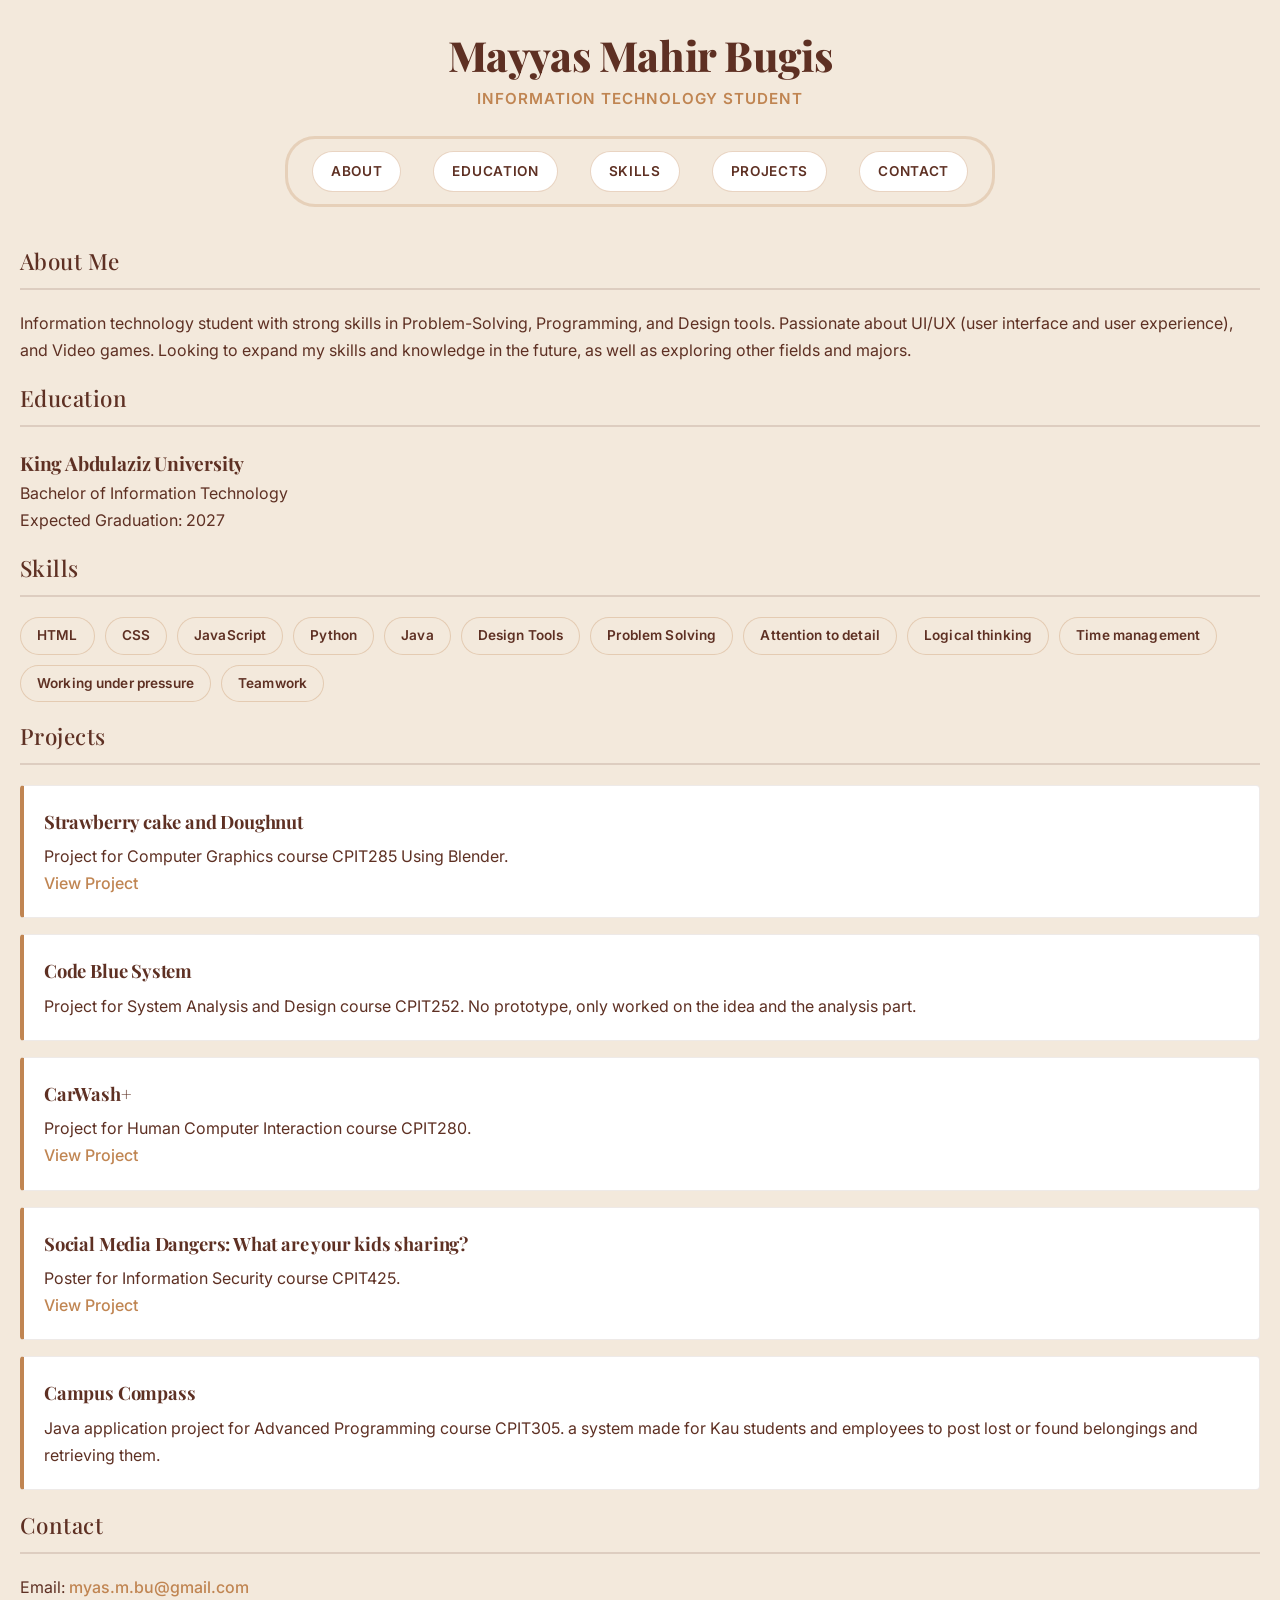
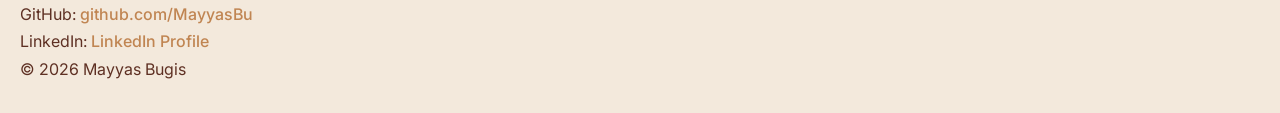
<file: index.html>
<!DOCTYPE html>
<html lang="en">
<head>
    <meta charset="UTF-8">
    <meta name="viewport" content="width=device-width, initial-scale=1.0">
    <title>My CV</title>
    <link rel="stylesheet" href="style.css">
</head>

<body>

    <header id="profile-header">
        <h1>Mayyas Mahir Bugis</h1>
        <p class="job-title">Information Technology Student</p>

        <nav>
            <a href="#about">About</a>
            <a href="#education">Education</a>
            <a href="#skills">Skills</a>
            <a href="#projects">Projects</a>
            <a href="#contact">Contact</a>
        </nav>
    </header>

    <main class="cv-container">

        <section id="about" class="cv-section">
            <h2>About Me</h2>
            <p>
                Information technology student with strong
                skills in Problem-Solving, Programming, and
                Design tools. Passionate about UI/UX (user
                interface and user experience),
                and Video games.
                Looking to expand my skills and knowledge in the future, 
                as well as exploring other fields and majors.
            </p>
        </section>

        <section id="education" class="cv-section">
            <h2>Education</h2>

            <article class="education-item">
                <h3>King Abdulaziz University</h3>
                <p>Bachelor of Information Technology</p>
                <p>Expected Graduation: 2027</p>
            </article>
        </section>

        <section id="skills" class="cv-section">
            <h2>Skills</h2>

            <ul class="skills-list">
                <li>HTML</li>
                <li>CSS</li>
                <li>JavaScript</li>
                <li>Python</li>
                <li>Java</li>
                <li>Design Tools</li>
                <li>Problem Solving</li>
                <li>Attention to detail</li>
                <li>Logical thinking</li>
                <li>Time management</li>
                <li>Working under pressure</li>
                <li>Teamwork</li>
            </ul>
        </section>

        <section id="projects" class="cv-section">
            <h2>Projects</h2>

            <article class="project-card">
                <h3>Strawberry cake and Doughnut</h3>
                <p>Project for Computer Graphics course CPIT285 Using Blender. </p>
                <a href="Projects/project285.png" target="_blank" rel="noopener noreferrer">View Project</a>
            </article>
            <article class="project-card">
                <h3>Code Blue System</h3>
                <p>Project for System Analysis and Design course CPIT252. 
                   No prototype, only worked on the idea and the analysis part.</p>
            </article>
            <article class="project-card">
                <h3>CarWash+</h3>
                <p>Project for Human Computer Interaction course CPIT280. </p>
                <a href="Projects/CarWash+Presentation.pdf" target="_blank" rel="noopener noreferrer">View Project</a>

            </article>
            <article class="project-card">
                <h3>Social Media Dangers: What are your kids sharing?</h3>
                <p>Poster for Information Security course CPIT425. </p>
                <a href="Projects/cpit425Poster.pdf" target="_blank" rel="noopener noreferrer">View Project</a>
            </article>
            <article class="project-card">
                <h3>Campus Compass</h3>
                <p>Java application project for Advanced Programming course CPIT305.
                 a system made for Kau students and employees to 
                 post lost or found belongings and retrieving them.</p>
            </article>
        </section>

        <section id="contact" class="cv-section">
            <h2>Contact</h2>

            <p>
                Email:
                <a href="mailto:myas.m.bu@gmail.com">myas.m.bu@gmail.com</a>
            </p>

            <p>
                GitHub:
                <a href="#">github.com/MayyasBu</a>
            </p>

            <p>
                LinkedIn:
                <a href="https://www.linkedin.com/in/mayyas-bugis-0b222a280/">LinkedIn Profile</a>
            </p>
        </section>

    </main>

    <footer>
        <p>© 2026 Mayyas Bugis</p>
    </footer>

</body>
</html>
</file>
<file: style.css>
/*Import Google Fonts (Playfair Display & Inter)*/

@import url('https://fonts.googleapis.com/css2?family=Inter:wght@300;400;500;600&family=Playfair+Display:ital,wght@0,500;0,600;0,700;1,400&display=swap');

/* 
   1. Base & Global Styles (Element Selectors, Fonts, Colors)
*/
* {
    box-sizing: border-box;
    margin: 0;
    padding: 0;
}

body {
    font-family: 'Inter', -apple-system, BlinkMacSystemFont, sans-serif;
    line-height: 1.7;
    color: #5e3023; /* Deep Warm Walnut */
    background-color: #f3e9dc; /* Soft Cream */
    padding: 30px 20px;
    -webkit-font-smoothing: antialiased;
}

/* Base link styling & Hover effect */
a {
    color: #c08552; /* Warm Amber */
    text-decoration: none;
    font-weight: 500;
    border-bottom: 4px solid transparent;
    transition: all 0.3s ease;
}

a:hover {
    color: #5e3023;
    border-bottom-color: #5e3023;
}

/* Headings with Serif Typography */
h1, h2, h3 {
    font-family: 'Playfair Display', Georgia, serif;
    color: #5e3023;
    font-weight: 700;
    letter-spacing: -0.01em;
}

h1 {
    font-size: 2.6rem;
    font-weight: 800;
    line-height: 1.2;
}

h2 {
    font-size: 1.4rem;
    font-weight: 500;
    border-bottom: 2px solid rgba(94, 48, 35, 0.15); /* Subtle walnut accent line */
    padding-bottom: 8px;
    margin-top: 15px;
    margin-bottom: 20px;
    letter-spacing: 0.02em;
}

h3{
    font-size: 1.2rem;
    font-weight: 700;
}

/*
   2. Layout & Container (ID Selector)
*/
#cv-container {
    max-width: 800px;
    margin: 20px auto;
    background-color: #ffffff;
    padding: 50px 60px;
    border-radius: 6px;
    box-shadow: 0 10px 30px rgba(94, 48, 35, 0.06);
    border: 1px solid rgba(94, 48, 35, 0.08);
}

/* 
   3. Header & Navigation (Styling plain nav > a tags)
 */
header {
    text-align: center;
    margin-bottom: 35px;
}

header h1 {
    color: #5e3023;
    margin-bottom: 6px;
}

header p {
    font-family: 'Inter', sans-serif;
    font-size: 0.95rem;
    font-weight: 600;
    letter-spacing: 0.06em;
    text-transform: uppercase;
    color: #c08552;
}

/* Cream box container wrapper */
nav {
    display: inline-flex; /* Keeps links side-by-side inside container */
    justify-content: center;
    align-items: center;
    gap: 32px; /* Spacing between navigation links */
    margin-top: 24px;
    padding: 12px 24px;
    background-color: #f3e9dc; /* Light Cream background */
    border: 3px solid rgba(192, 133, 82, 0.25);
    border-radius: 30px;
}

/* Navigation link pills */
nav a {
    display: inline-block;
    font-size: 0.85rem;
    font-weight: 600;
    letter-spacing: 0.05em;
    text-transform: uppercase;
    color: #5e3023;
    background-color: #ffffff; /* White pills to pop against cream box */
    padding: 8px 18px;
    border-radius: 30px;
    border: 1px solid rgba(192, 133, 82, 0.35);
    border-bottom: 1px solid rgba(192, 133, 82, 0.35); /* Overrides global link underline */
    transition: all 0.25s ease-in-out;
}

nav a:hover {
    background-color: #c08552;
    color: #ffffff;
    border-color: #c08552;
    transform: translateY(-2px);
    box-shadow: 0 4px 10px rgba(192, 133, 82, 0.25);
}
/* 
   4. Content Sections (Class Selectors)
 */
.section {
    margin-bottom: 35px;
}

.contact-info {
    display: flex;
    justify-content: center;
    gap: 20px;
    flex-wrap: wrap;
    margin-top: 12px;
    font-size: 0.92rem;
}

/* Skills list layout */
.skills-list {
    list-style: none;
    display: flex;
    flex-wrap: wrap;
    gap: 10px;
    padding: 0;
}

.skills-list li {
    font-family: 'Inter', sans-serif;
    background-color: #f3e9dc;
    color: #5e3023;
    padding: 6px 16px;
    border-radius: 20px;
    font-size: 0.85rem;
    font-weight: 600;
    letter-spacing: 0.01em;
    border: 1px solid rgba(192, 133, 82, 0.3);
}

/* Project item cards */
.project-card {
    background-color: #ffffff;
    border: 1px solid rgba(94, 48, 35, 0.1);
    border-left: 4px solid #c08552;
    padding: 20px;
    margin-bottom: 16px;
    border-radius: 4px;
    transition: transform 0.2s ease, box-shadow 0.2s ease;
}

.project-card h3 {
    font-size: 1.15rem;
    font-weight: 700;
    margin-bottom: 6px;
}

.project-card:hover {
    transform: translateY(-2px);
    box-shadow: 0 6px 20px rgba(94, 48, 35, 0.08);
}

@media (max-width: 600px) {
    body {
        padding: 10px;
    }

    #cv-container {
        padding: 30px 20px;
        margin: 10px auto;
    }

    h1 {
        font-size: 2rem;
    }

    /* Stack links vertically inside cream box on mobile */
    nav {
        flex-direction: column;
        width: 100%;
        gap: 12px;
        padding: 16px;
    }

    nav a {
        width: 100%;
        text-align: center;
    }

    .contact-info {
        flex-direction: column;
        align-items: center;
        gap: 10px;
    }
}
</file>
